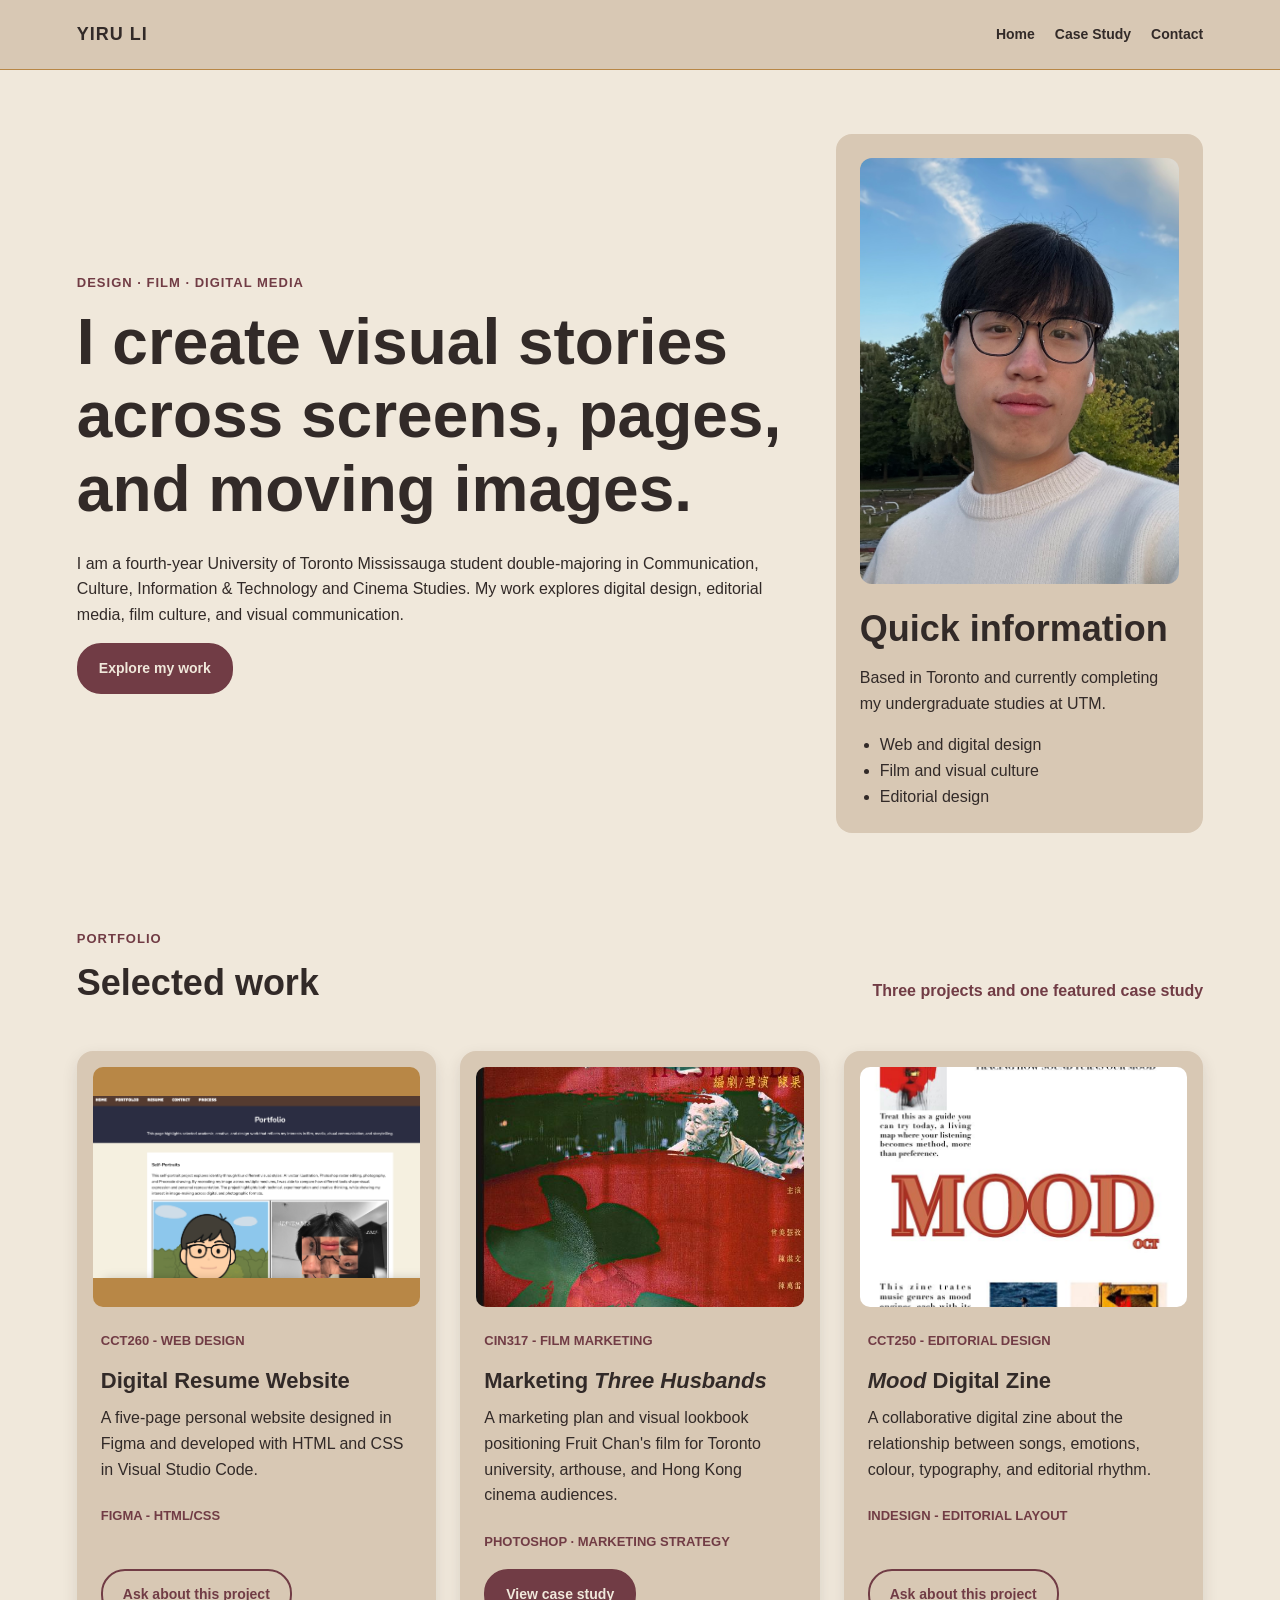
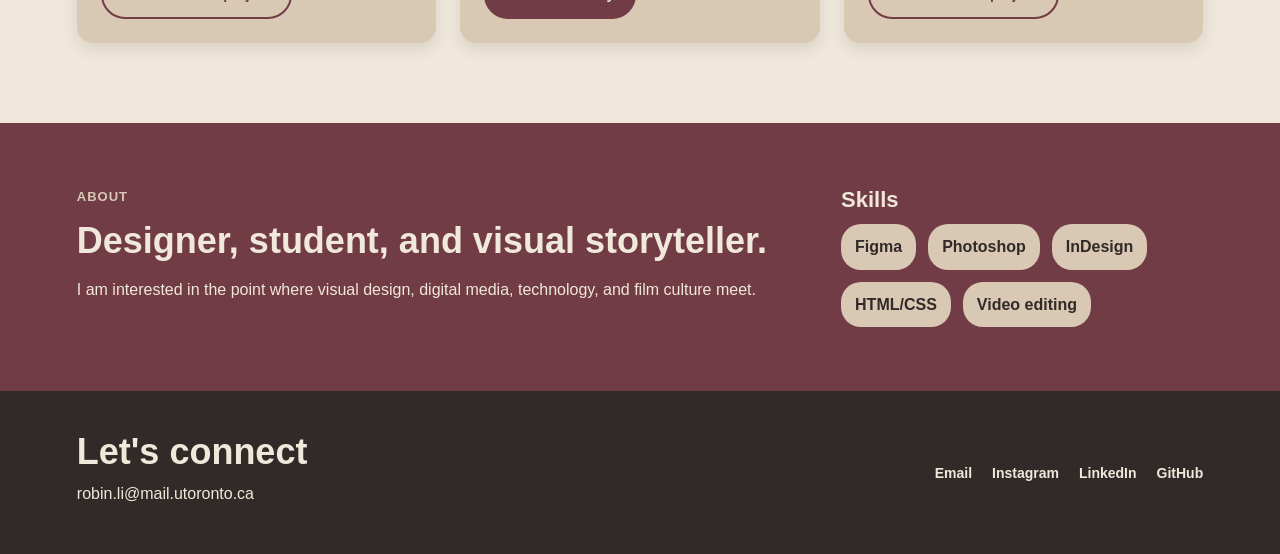
<file: index.html>
<!DOCTYPE html>
<html lang="en">
<head>
  <meta charset="UTF-8">
  <meta name="viewport" content="width=device-width, initial-scale=1.0">
  <title>Yiru Li Creative Portfolio</title>
  <link rel="stylesheet" href="css/style.css">
</head>

<body>
  <header class="site-header">
    <div class="page-width header-content">
      <a class="brand" href="index.html">YIRU LI</a>
      <nav class="site-nav" >
        <a href="index.html">Home</a>
        <a href="detail.html">Case Study</a>
        <a href="index.html#contact">Contact</a>
      </nav>
    </div>
  </header>

  <main>
    <section class="hero-grid page-width">
      <div class="hero-copy">
        <p class="eyebrow">Design · Film · Digital Media</p>
        <h1>I create visual stories across screens, pages, and moving images.</h1>
        <p class="hero-intro">
          I am a fourth-year University of Toronto Mississauga student double-majoring in
          Communication, Culture, Information & Technology and Cinema Studies. My work
          explores digital design, editorial media, film culture, and visual communication.
        </p>
        <a class="button" href="#work">Explore my work</a>
      </div>

      <aside class="hero-aside">
        <img class="portrait-image" src="images/yiru-portrait.jpg" alt="Portrait of me">
        <h2 id="quick-info-title">Quick information</h2>
        <p>Based in Toronto and currently completing my undergraduate studies at UTM.</p>
        <ul>
          <li>Web and digital design</li>
          <li>Film and visual culture</li>
          <li>Editorial design</li>
        </ul>
      </aside>
    </section>

    <section class="work-section page-width" id="work">
      <header class="section-heading">
        <div>
          <p class="eyebrow">Portfolio</p>
          <h2 id="work-title">Selected work</h2>
        </div>
        <p class="section-note">Three projects and one featured case study</p>
      </header>

      <div class="cards-gallery">
        <article class="project-card">
          <div class="card-visual">
            <img src="images/digital-resume.png" alt="Screenshot of digital resume website">
          </div>
          <div class="card-content">
            <p class="project-type">CCT260 - Web design</p>
            <h3>Digital Resume Website</h3>
            <p>
              A five-page personal website designed in Figma and developed with HTML and CSS
              in Visual Studio Code.
            </p>
            <p class="tools">Figma - HTML/CSS</p>
            <a class="button outline-button" href="#contact">Ask about this project</a>
          </div>
        </article>

        <article class="project-card">
          <div class="card-visual">
            <img src="images/three-husbands-poster.jpg" alt="Poster design for the Three Husbands marketing project">
          </div>
          <div class="card-content">
            <p class="project-type">CIN317 - Film marketing</p>
            <h3>Marketing <cite>Three Husbands</cite></h3>
            <p>
              A marketing plan and visual lookbook positioning Fruit Chan's film for Toronto
              university, arthouse, and Hong Kong cinema audiences.
            </p>
            <p class="tools">Photoshop · Marketing strategy</p>
            <a class="button" href="detail.html">View case study</a>
          </div>
        </article>

        <article class="project-card">
          <div class="card-visual">
            <img src="images/mood-zine.jpg" alt="Cover of the Mood digital zine">
          </div>
          <div class="card-content">
            <p class="project-type">CCT250 - Editorial design</p>
            <h3><cite>Mood</cite> Digital Zine</h3>
            <p>
              A collaborative digital zine about the relationship between songs, emotions,
              colour, typography, and editorial rhythm.
            </p>
            <p class="tools">InDesign - Editorial layout</p>
            <a class="button outline-button" href="#contact">Ask about this project</a>
          </div>
        </article>
      </div>
    </section>

    <section class="about-section">
      <div class="page-width about-grid">
        <div>
          <p class="eyebrow light-text">About</p>
          <h2 id="about-title">Designer, student, and visual storyteller.</h2>
          <p>
            I am interested in the point where visual design, digital media, technology,
            and film culture meet.
          </p>
        </div>
        <div>
          <h3>Skills</h3>
          <ul class="skills-list">
            <li>Figma</li>
            <li>Photoshop</li>
            <li>InDesign</li>
            <li>HTML/CSS</li>
            <li>Video editing</li>
          </ul>
        </div>
      </div>
    </section>
  </main>

  <footer class="site-footer" id="contact">
    <div class="page-width footer-content">
      <div>
        <h2>Let's connect</h2>
        <p>robin.li@mail.utoronto.ca</p>
      </div>
      <nav class="social-links">
        <a href="#">Email</a>
        <a href="#">Instagram</a>
        <a href="#">LinkedIn</a>
        <a href="#">GitHub</a>
      </nav>
    </div>
  </footer>
</body>
</html>
</file>
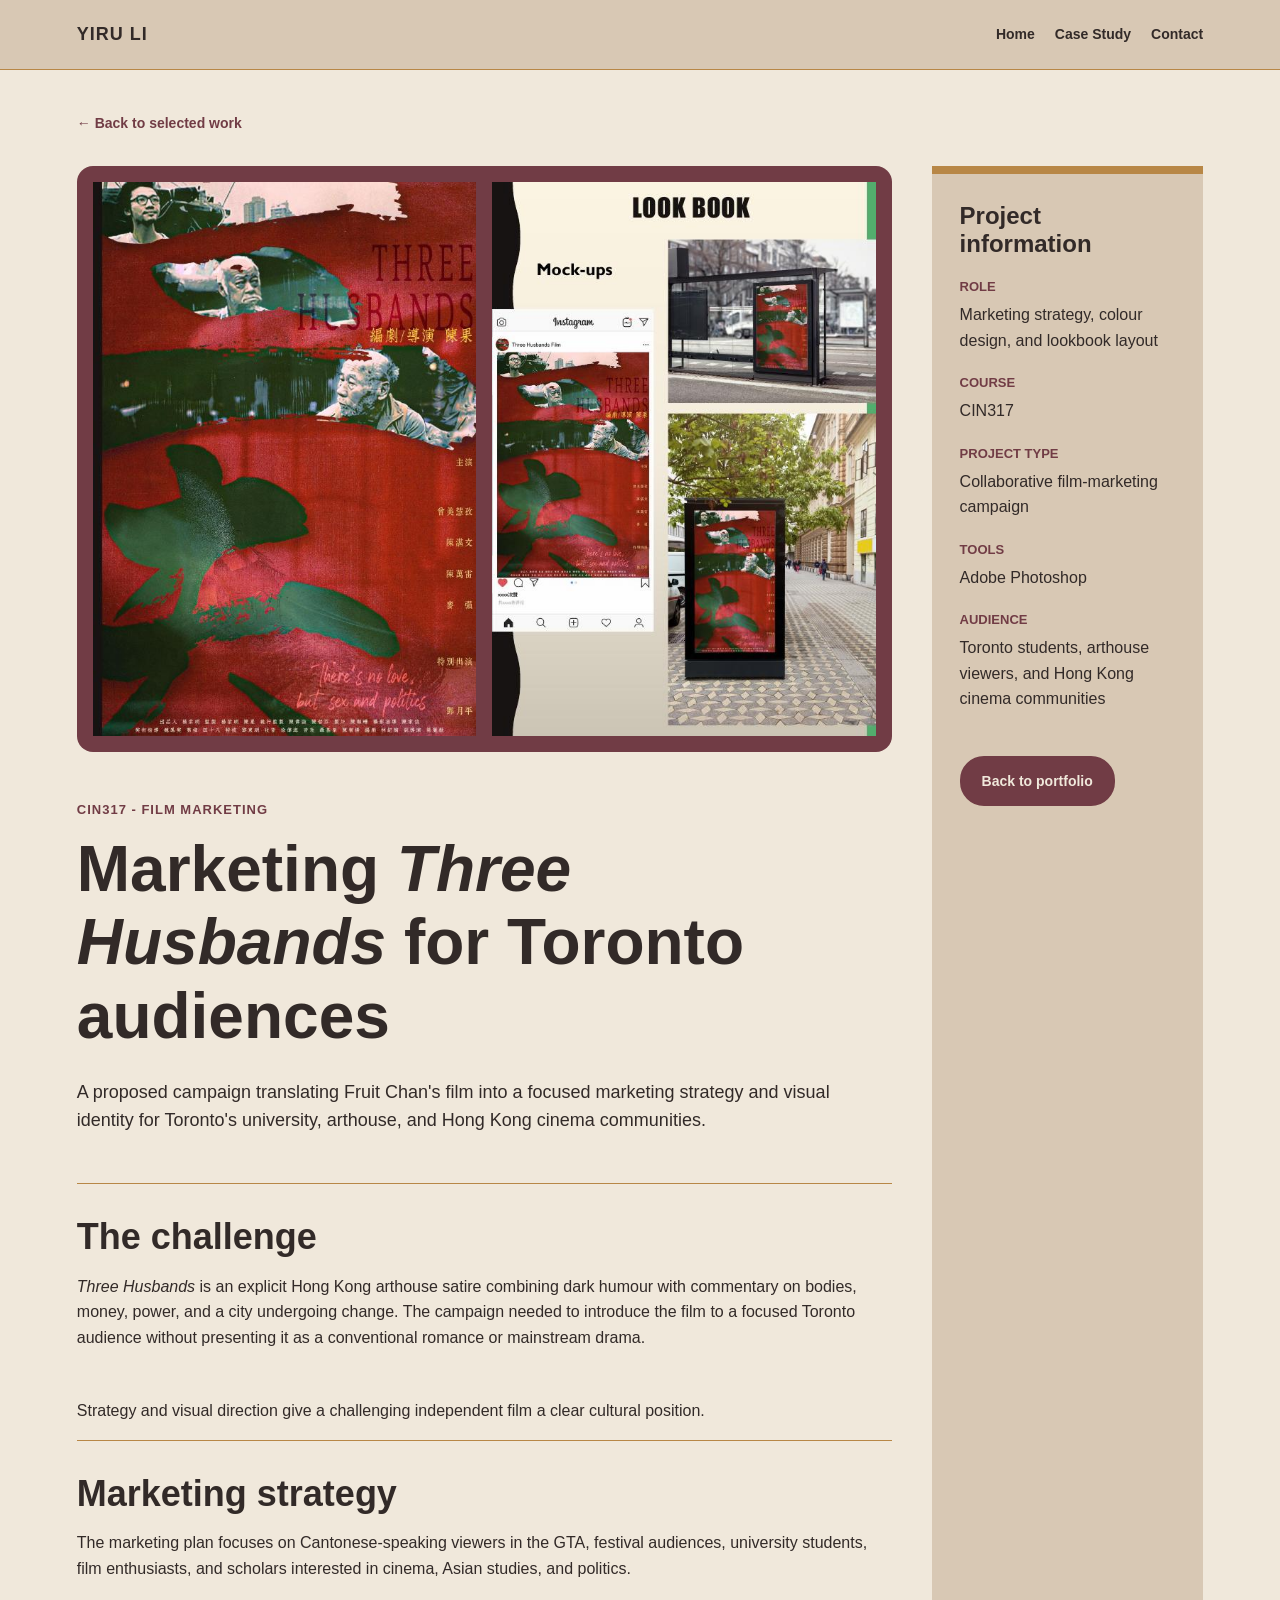
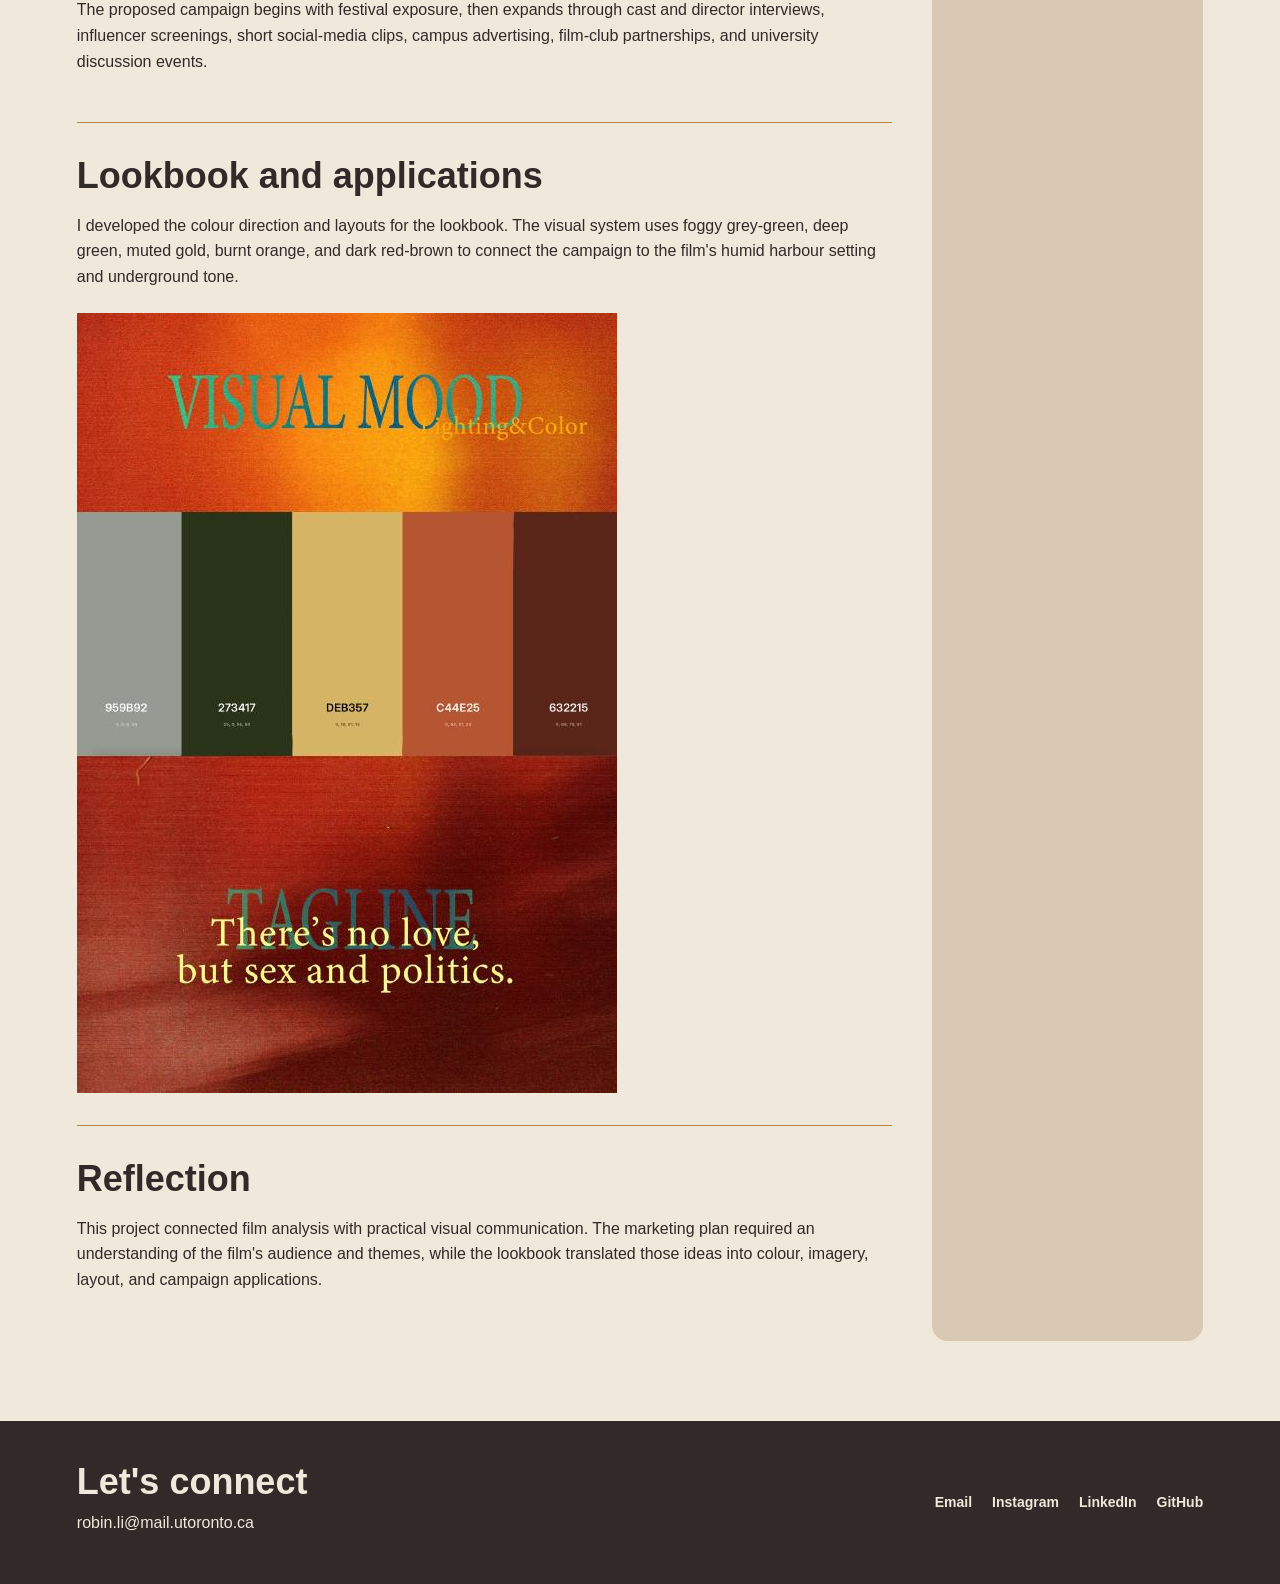
<file: detail.html>
<!DOCTYPE html>
<html lang="en">
<head>
  <meta charset="UTF-8">
  <meta name="viewport" content="width=device-width, initial-scale=1.0">
  <title>Three Husbands Case Study</title>
  <link rel="stylesheet" href="css/style.css">
</head>

<body>
  <header class="site-header">
    <div class="page-width header-content">
      <a class="brand" href="index.html">YIRU LI</a>
      <nav class="site-nav">
        <a href="index.html">Home</a>
        <a href="detail.html">Case Study</a>
        <a href="index.html#contact">Contact</a>
      </nav>
    </div>
  </header>

  <main class="detail-page page-width">
    <a class="back-link" href="index.html#work">← Back to selected work</a>

    <div class="detail-layout">
      <article class="case-study">
        <div class="detail-gallery">
          <img src="images/three-husbands-poster.jpg" alt="Three Husbands poster concept">
          <img src="images/three-husbands-mockups.jpg" alt="Three Husbands advertising mockups">
        </div>

        <header class="case-study-header">
          <p class="eyebrow">CIN317 - Film marketing</p>
          <h1>Marketing <cite>Three Husbands</cite> for Toronto audiences</h1>
          <p class="lead-text">
            A proposed campaign translating Fruit Chan's film into a focused marketing
            strategy and visual identity for Toronto's university, arthouse, and Hong Kong
            cinema communities.
          </p>
        </header>

        <section class="article-section">
          <h2 id="challenge-title">The challenge</h2>
          <p>
            <cite>Three Husbands</cite> is an explicit Hong Kong arthouse satire combining dark
            humour with commentary on bodies, money, power, and a city undergoing change. The
            campaign needed to introduce the film to a focused Toronto audience without
            presenting it as a conventional romance or mainstream drama.
          </p>
        </section>

        <p>
          Strategy and visual direction give a challenging independent film a clear cultural
          position.
        </p>

        <section class="article-section">
          <h2 id="strategy-title">Marketing strategy</h2>
          <p>
            The marketing plan focuses on Cantonese-speaking viewers in the GTA, festival
            audiences, university students, film enthusiasts, and scholars interested in
            cinema, Asian studies, and politics.
          </p>
          <p>
            The proposed campaign begins with festival exposure, then expands through cast and
            director interviews, influencer screenings, short social-media clips, campus
            advertising, film-club partnerships, and university discussion events.
          </p>
        </section>

        <section class="article-section">
          <h2 id="visual-title">Lookbook and applications</h2>
          <p>
            I developed the colour direction and layouts for the lookbook. The visual system
            uses foggy grey-green, deep green, muted gold, burnt orange, and dark red-brown to
            connect the campaign to the film's humid harbour setting and underground tone.
          </p>
          <img class="content-image" src="images/three-husbands-palette.jpg" alt="Colour palette and visual mood from the Three Husbands lookbook">
        </section>

        <section class="article-section">
          <h2 id="reflection-title">Reflection</h2>
          <p>
            This project connected film analysis with practical visual communication. The
            marketing plan required an understanding of the film's audience and themes, while
            the lookbook translated those ideas into colour, imagery, layout, and campaign
            applications.
          </p>
        </section>
      </article>

      <aside class="project-meta">
        <h2 id="project-info-title">Project information</h2>
        <div class="project-info">
          <p class="info-label">Role</p>
          <p>Marketing strategy, colour design, and lookbook layout</p>

          <p class="info-label">Course</p>
          <p>CIN317</p>

          <p class="info-label">Project type</p>
          <p>Collaborative film-marketing campaign</p>

          <p class="info-label">Tools</p>
          <p>Adobe Photoshop</p>

          <p class="info-label">Audience</p>
          <p>Toronto students, arthouse viewers, and Hong Kong cinema communities</p>
        </div>
        <a class="button" href="index.html#work">Back to portfolio</a>
      </aside>
    </div>
  </main>

  <footer class="site-footer" id="contact">
    <div class="page-width footer-content">
      <div>
        <h2>Let's connect</h2>
        <p>robin.li@mail.utoronto.ca</p>
      </div>
      <nav class="social-links">
        <a href="#">Email</a>
        <a href="#">Instagram</a>
        <a href="#">LinkedIn</a>
        <a href="#">GitHub</a>
      </nav>
    </div>
  </footer>
</body>
</html>
</file>
<file: css/style.css>
* {
  margin: 0;
  padding: 0;
  box-sizing: border-box;
}

body {
  color: #322a28;
  background-color: #f0e8db;
  font-family: Arial, Helvetica, sans-serif;
  font-size: 16px;
  line-height: 1.6;
}

img {
  display: block;
  max-width: 100%;
}

a {
  color: inherit;
}

h1,
h2,
h3 {
  line-height: 1.15;
}

h1 {
  margin-bottom: 24px;
  font-size: 40px;
}

h2 {
  margin-bottom: 16px;
  font-size: 28px;
}

h3 {
  margin-bottom: 12px;
  font-size: 22px;
}

p {
  margin-bottom: 16px;
}

cite {
  font-style: italic;
}

.page-width {
  width: 88%;
  max-width: 1280px;
  margin: 0 auto;
}

.site-header {
  background-color: #d8c8b4;
  border-bottom: 1px solid #b88746;
}

.header-content {
  display: flex;
  flex-direction: column;
  gap: 16px;
  padding-top: 20px;
  padding-bottom: 20px;
}

.brand {
  font-size: 18px;
  font-weight: bold;
  letter-spacing: 1px;
  text-decoration: none;
}

.site-nav {
  display: flex;
  flex-wrap: wrap;
  gap: 20px;
}

.site-nav a,
.social-links a {
  font-size: 14px;
  font-weight: bold;
  text-decoration: none;
}

.site-nav a:hover,
.social-links a:hover,
.back-link:hover {
  color: #713c45;
  text-decoration: underline;
}

.hero-grid {
  display: grid;
  grid-template-columns: 1fr;
  gap: 24px;
  padding-top: 64px;
  padding-bottom: 64px;
}

.hero-copy {
  align-self: center;
}

.hero-intro {
  max-width: 700px;
}

.eyebrow {
  margin-bottom: 12px;
  color: #713c45;
  font-size: 13px;
  font-weight: bold;
  letter-spacing: 1px;
  text-transform: uppercase;
}

.hero-aside {
  padding: 24px;
  background-color: #d8c8b4;
  border-radius: 16px;
}

.hero-aside ul {
  padding-left: 20px;
}

.portrait-image {
  width: 100%;
  height: auto;
  margin-bottom: 24px;
  border-radius: 12px;
}

.button {
  display: inline-block;
  padding: 12px 20px;
  color: #f0e8db;
  background-color: #713c45;
  border: 2px solid #713c45;
  border-radius: 24px;
  font-size: 14px;
  font-weight: bold;
  text-decoration: none;
}

.button:hover {
  color: #f0e8db;
  background-color: #322a28;
  border-color: #322a28;
}

.outline-button {
  color: #713c45;
  background-color: transparent;
}

.work-section {
  padding-top: 32px;
  padding-bottom: 80px;
}

.section-heading {
  display: flex;
  flex-direction: column;
  gap: 8px;
  margin-bottom: 32px;
}

.section-note {
  color: #713c45;
  font-weight: bold;
}

.cards-gallery {
  display: grid;
  grid-template-columns: 1fr;
  gap: 24px;
}

.project-card {
  display: flex;
  flex-direction: column;
  overflow: hidden;
  background-color: #d8c8b4;
  border-radius: 16px;
  box-shadow: 0 6px 16px rgba(50, 42, 40, 0.12);
}

.card-visual {
  display: flex;
  align-items: center;
  justify-content: center;
  height: 240px;
  margin: 16px 16px 0;
  overflow: hidden;
  background-color: #b88746;
  border-radius: 10px;
}

.card-visual img {
  width: 100%;
}

.card-content {
  display: flex;
  flex: 1;
  flex-direction: column;
  padding: 24px;
}

.project-type,
.tools {
  color: #713c45;
  font-size: 13px;
  font-weight: bold;
  text-transform: uppercase;
}

.tools {
  margin-top: 8px;
}

.card-content .button {
  align-self: flex-start;
  margin-top: auto;
}

.about-section {
  padding-top: 64px;
  padding-bottom: 64px;
  color: #f0e8db;
  background-color: #713c45;
}

.about-grid {
  display: grid;
  grid-template-columns: 1fr;
  gap: 40px;
}

.light-text {
  color: #d8c8b4;
}

.skills-list {
  display: flex;
  flex-wrap: wrap;
  gap: 12px;
  list-style: none;
}

.skills-list li {
  padding: 10px 14px;
  color: #322a28;
  background-color: #d8c8b4;
  border-radius: 20px;
  font-weight: bold;
}

.site-footer {
  padding-top: 40px;
  padding-bottom: 40px;
  color: #f0e8db;
  background-color: #322a28;
}

.footer-content {
  display: flex;
  flex-direction: column;
  gap: 24px;
}

.footer-content h2,
.footer-content p {
  margin-bottom: 8px;
}

.social-links {
  display: flex;
  flex-wrap: wrap;
  gap: 20px;
}

.social-links a:hover {
  color: #b88746;
}

.detail-page {
  padding-top: 40px;
  padding-bottom: 80px;
}

.back-link {
  display: inline-block;
  margin-bottom: 32px;
  color: #713c45;
  font-size: 14px;
  font-weight: bold;
  text-decoration: none;
}

.detail-layout {
  display: grid;
  grid-template-columns: 1fr;
  gap: 32px;
}

.detail-gallery {
  display: grid;
  grid-template-columns: 1fr;
  gap: 16px;
  padding: 16px;
  background-color: #713c45;
  border-radius: 16px;
}

.detail-gallery img {
  width: 100%;
}

.case-study-header {
  padding-top: 48px;
  padding-bottom: 32px;
}

.lead-text {
  max-width: 800px;
  font-size: 18px;
}

.article-section {
  padding-top: 32px;
  padding-bottom: 32px;
  border-top: 1px solid #b88746;
}

.article-section p {
  max-width: 800px;
}

.content-image {
  margin-top: 24px;
}

.project-meta {
  padding: 28px;
  background-color: #d8c8b4;
  border-top: 8px solid #b88746;
  border-radius: 0 0 16px 16px;
}

.project-meta h2 {
  font-size: 24px;
}

.info-label {
  margin-top: 20px;
  margin-bottom: 4px;
  color: #713c45;
  font-size: 13px;
  font-weight: bold;
  text-transform: uppercase;
}

.project-meta .button {
  margin-top: 28px;
}

@media (min-width: 768px) {
  h1 {
    font-size: 64px;
  }

  h2 {
    font-size: 36px;
  }

  .header-content {
    flex-direction: row;
    align-items: center;
    justify-content: space-between;
  }

  .hero-grid {
    grid-template-columns: 2fr 1fr;
    min-height: 680px;
  }

  .section-heading {
    flex-direction: row;
    align-items: flex-end;
    justify-content: space-between;
  }

  .cards-gallery {
    grid-template-columns: repeat(auto-fit, minmax(280px, 1fr));
  }

  .about-grid {
    grid-template-columns: 2fr 1fr;
  }

  .footer-content {
    flex-direction: row;
    align-items: center;
    justify-content: space-between;
  }

  .detail-layout {
    grid-template-columns: 3fr 1fr;
    gap: 40px;
  }

  .detail-gallery {
    grid-template-columns: 1fr 1fr;
  }
}
</file>
